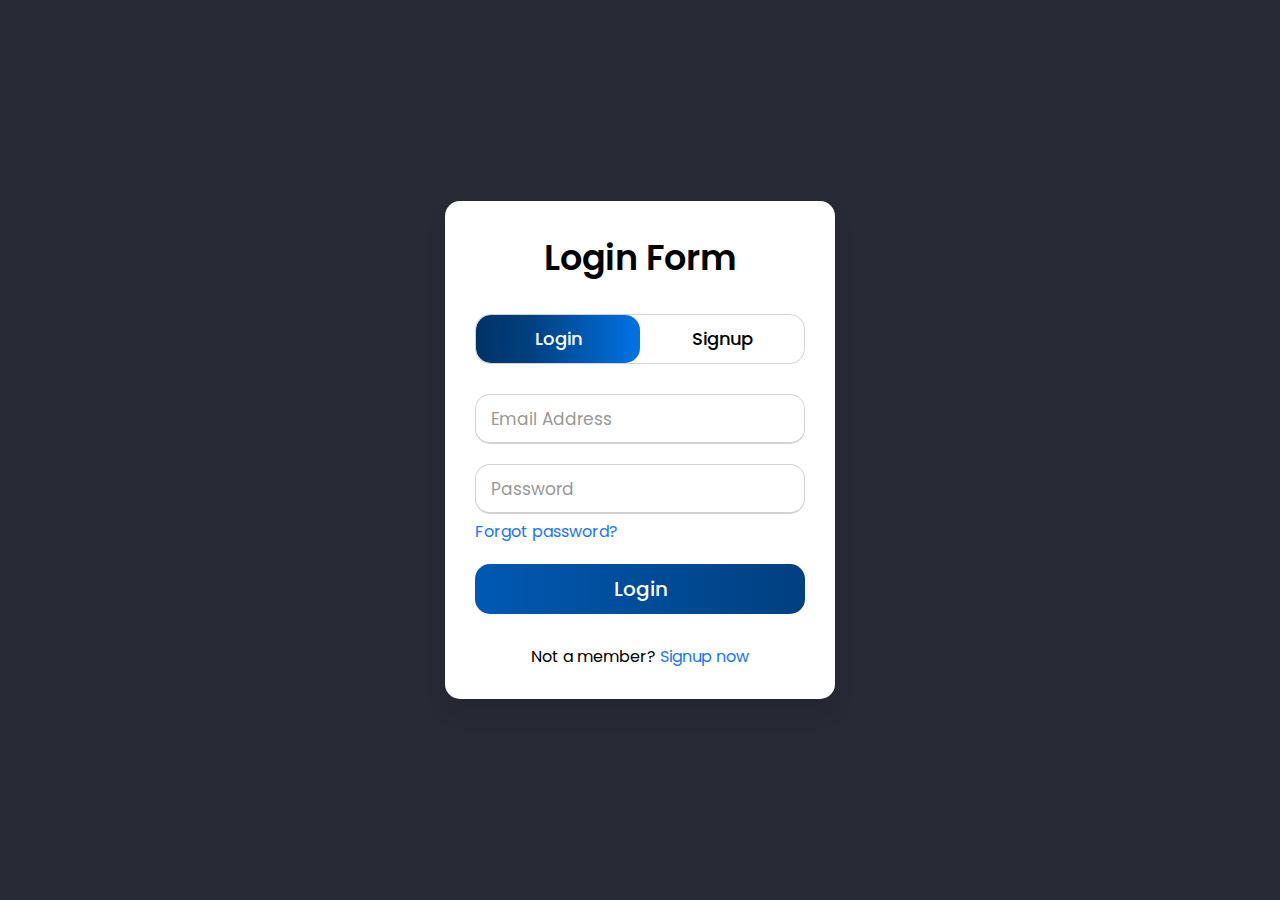
<file: signup-login/index.html>
<!DOCTYPE html>
<html lang="en">
<head>
  <meta charset="UTF-8">
  <title>Login/Sigup</title>
  <link rel="stylesheet" href="style.css">
</head>
<body>
  <div class="wrapper">
    <div class="title-text">
      <div class="title login">Login Form</div>
      <div class="title signup">Signup Form</div>
    </div>
    <div class="form-container">
      <div class="slide-controls">
        <input type="radio" name="slide" id="login" checked>
        <input type="radio" name="slide" id="signup">
        <label for="login" class="slide login">Login</label>
        <label for="signup" class="slide signup">Signup</label>
        <div class="slider-tab"></div>
      </div>
      <div class="form-inner">
        <form action="#" class="login">
          <div class="field">
            <input type="text" placeholder="Email Address" required>
          </div>
          <div class="field">
            <input type="password" placeholder="Password" required>
          </div>
          <div class="pass-link"><a href="#">Forgot password?</a></div>
          <div class="field btn">
            <div class="btn-layer"></div>
            <input type="submit" value="Login">
          </div>
          <div class="signup-link">Not a member? <a href="#">Signup now</a></div>
        </form>
        <form action="#" class="signup">
          <div class="field">
            <input type="text" placeholder="Email Address" required>
          </div>
          <div class="field">
            <input type="password" placeholder="Password" required>
          </div>
          <div class="field">
            <input type="password" placeholder="Confirm password" required>
          </div>
          <div class="field btn">
            <div class="btn-layer"></div>
            <input type="submit" value="Signup">
          </div>
        </form>
      </div>
    </div>
  </div>
  <script src="script.js"></script>

</body>
</html>
</file>
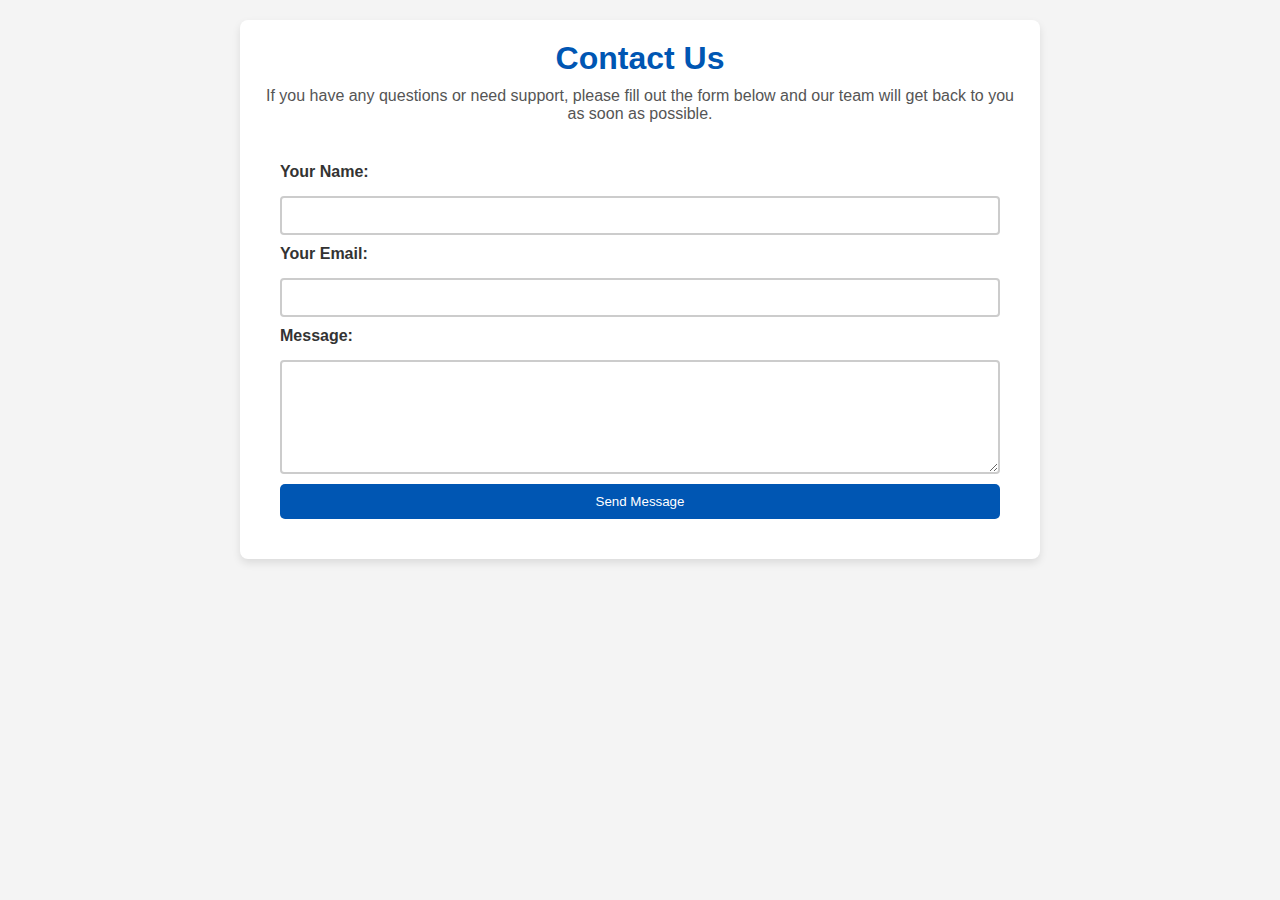
<file: contact.html>
<!DOCTYPE html>
<html lang="en">
<head>
    <meta charset="UTF-8">
    <meta name="viewport" content="width=device-width, initial-scale=1.0">
    <title>Contact Us - Renex</title>
    <link rel="stylesheet" href="style.css">
</head>
<body>
    <div class="container">
        <header>
            <h1>Contact Us</h1>
            <p>If you have any questions or need support, please fill out the form below and our team will get back to you as soon as possible.</p>
        </header>
        <section class="contact-form">
            <form action="#" method="POST">
                <label for="name">Your Name:</label>
                <input type="text" id="name" name="name" required>

                <label for="email">Your Email:</label>
                <input type="email" id="email" name="email" required>

                <label for="message">Message:</label>
                <textarea id="message" name="message" rows="6" required></textarea>

                <button type="submit">Send Message</button>
            </form>
        </section>
    </div>
</body>
</html>
<style>
  * {
    margin: 0;
    padding: 0;
    box-sizing: border-box;
    font-family: 'Arial', sans-serif;
}

body, html {
    background-color: #f4f4f4;
    color: #333;
    font-size: 16px;
}

.container {
    width: 90%;
    max-width: 800px;
    margin: 20px auto;
    padding: 20px;
    background-color: #ffffff;
    border-radius: 8px;
    box-shadow: 0 4px 8px rgba(0, 0, 0, 0.1);
}

header h1 {
    color: #0056b3;
    text-align: center;
    margin-bottom: 10px;
}

header p {
    text-align: center;
    margin-bottom: 20px;
    color: #555;
}

.contact-form form {
    display: flex;
    flex-direction: column;
    gap: 10px;
    padding: 20px;
}

.contact-form label {
    margin-bottom: 5px;
    font-weight: bold;
}

.contact-form input[type="text"],
.contact-form input[type="email"],
.contact-form textarea {
    width: 100%;
    padding: 10px;
    border: 2px solid #ccc;
    border-radius: 4px;
}

.contact-form textarea {
    resize: vertical;
}

.contact-form button {
    padding: 10px 20px;
    background-color: #0056b3;
    color: white;
    border: none;
    border-radius: 5px;
    cursor: pointer;
    transition: background-color 0.3s ease-in-out;
}

.contact-form button:hover {
    background-color: #03396c;
}

@media (max-width: 768px) {
    .container {
        width: 95%;
        margin: 10px auto;
    }
}

</style>
</file>
<file: signup-login/style.css>
@import url("https://fonts.googleapis.com/css?family=Poppins:400,500,600,700&display=swap");

*{
  margin: 0;
  padding: 0;
  box-sizing: border-box;
  font-family: "Poppins", sans-serif;
}
html,
body{
  display: grid;
  height: 100%;
  width: 100%;
  place-items: center;
  background: #282a36;
}
::selection{
  background: #1a75ff;
  color: #fff;
}
.wrapper{
  overflow: hidden;
  max-width: 390px;
  background: #fff;
  padding: 30px;
  border-radius: 15px;
  box-shadow: 0px 15px 20px rgba(0, 0, 0, 0.1);
}
.wrapper .title-text{
  display: flex;
  width: 200%;
}
.wrapper .title{
  width: 50%;
  font-size: 35px;
  font-weight: 600;
  text-align: center;
  transition: all 0.6s cubic-bezier(0.68, -0.55, 0.265, 1.55);
}
.wrapper .slide-controls{
  position: relative;
  display: flex;
  height: 50px;
  width: 100%;
  overflow: hidden;
  margin: 30px 0 10px 0;
  justify-content: space-between;
  border: 1px solid lightgrey;
  border-radius: 15px;
}
.slide-controls .slide{
  height: 100%;
  width: 100%;
  color: #fff;
  font-size: 18px;
  font-weight: 500;
  text-align: center;
  line-height: 48px;
  cursor: pointer;
  z-index: 1;
  transition: all 0.6s ease;
}
.slide-controls label.signup{
  color: #000;
}
.slide-controls .slider-tab{
  position: absolute;
  height: 100%;
  width: 50%;
  left: 0;
  z-index: 0;
  border-radius: 15px;
  background: -webkit-linear-gradient(left, #003366, #004080, #0059b3, #0073e6);
  transition: all 0.6s cubic-bezier(0.68, -0.55, 0.265, 1.55);
}
input[type="radio"]{
  display: none;
}
#signup:checked ~ .slider-tab{
  left: 50%;
}
#signup:checked ~ label.signup{
  color: #fff;
  cursor: default;
  user-select: none;
}
#signup:checked ~ label.login{
  color: #000;
}
#login:checked ~ label.signup{
  color: #000;
}
#login:checked ~ label.login{
  cursor: default;
  user-select: none;
}
.wrapper .form-container{
  width: 100%;
  overflow: hidden;
}
.form-container .form-inner{
  display: flex;
  width: 200%;
}
.form-container .form-inner form{
  width: 50%;
  transition: all 0.6s cubic-bezier(0.68, -0.55, 0.265, 1.55);
}
.form-inner form .field{
  height: 50px;
  width: 100%;
  margin-top: 20px;
}
.form-inner form .field input{
  height: 100%;
  width: 100%;
  outline: none;
  padding-left: 15px;
  border-radius: 15px;
  border: 1px solid lightgrey;
  border-bottom-width: 2px;
  font-size: 17px;
  transition: all 0.3s ease;
}
.form-inner form .field input:focus{
  border-color: #1a75ff;
}
.form-inner form .field input::placeholder{
  color: #999;
  transition: all 0.3s ease;
}
form .field input:focus::placeholder{
  color: #1a75ff;
}
.form-inner form .pass-link{
  margin-top: 5px;
}
.form-inner form .signup-link{
  text-align: center;
  margin-top: 30px;
}
.form-inner form .pass-link a,
.form-inner form .signup-link a{
  color: #1a75ff;
  text-decoration: none;
}
.form-inner form .pass-link a:hover,
.form-inner form .signup-link a:hover{
  text-decoration: underline;
}
form .btn{
  height: 50px;
  width: 100%;
  border-radius: 15px;
  position: relative;
  overflow: hidden;
}
form .btn .btn-layer{
  height: 100%;
  width: 300%;
  position: absolute;
  left: -100%;
  background: -webkit-linear-gradient(
    right,
    #003366,
    #004080,
    #0059b3,
    #0073e6
  );
  border-radius: 15px;
  transition: all 0.4s ease;
}
form .btn:hover .btn-layer{
  left: 0;
}
form .btn input[type="submit"]{
  height: 100%;
  width: 100%;
  z-index: 1;
  position: relative;
  background: none;
  border: none;
  color: #fff;
  padding-left: 0;
  border-radius: 15px;
  font-size: 20px;
  font-weight: 500;
  cursor: pointer;
}
</file>
<file: style.css>
/* Import Google font - Poppins */
@import url('https://fonts.googleapis.com/css2?family=Poppins:wght@400;500;600&display=swap');
* {
  margin: 0;
  padding: 0;
  box-sizing: border-box;
  font-family: "Poppins", sans-serif;
}
.search {
  height: 40vh;
  display: flex;
  position: relative;
  align-items: center;
  justify-content: center;
}
.search::before, .search img, .lightbox {
  left: 0;
  top: 0;
  width: 100%;
  height: 100%;
  position: absolute;
}
.search::before {
  content: "";
  z-index: 1;
  background: rgba(0,0,0,0.25);
}
.search img {
  object-fit: cover;
}
.search .content {
  z-index: 2;
  color: #fff;
  padding: 0 13px;
  text-align: center;
  position: relative;
}
.search h1 {
  font-size: 2.65rem;
  font-weight: 600;
}
.search p {
  margin-top: 8px;
  font-size: 1.5rem;
}
.search .search-box {
  height: 55px;
  margin: 45px 0;
  position: relative;
}
.search-box i {
  position: absolute;
  left: 20px;
  top: 50%;
  cursor: default;
  color: #8D8D8D;
  font-size: 1.4rem;
  transform: translateY(-50%);
}
.search-box input {
  width: 100%;
  height: 100%;
  outline: none;
  border: none;
  font-size: 1.1rem;
  padding-left: 55px;
  background: #fff;
  border-radius: 5px;
}
.search-box input::placeholder {
  color: #929292;
}
.search-box input:focus::placeholder {
  color: #bfbfbf;
}
.gallery {
  display: flex;
  flex-direction: column;
  align-items: center;
}
.gallery .images {
  gap: 15px;
  max-width: 95%;
  margin-top: 40px;
  columns: 5 340px;
  list-style: none;
}
.gallery .images .card {
  display: flex;
  cursor: pointer;
  overflow: hidden;
  position: relative;
  margin-bottom: 14px;
  border-radius: 4px;
}
.gallery .images img {
  width: 100%;
  z-index: 2;
  position: relative;
}
.images .details {
  position: absolute;
  z-index: 4;
  width: 100%;
  bottom: -100px;
  display: flex;
  align-items: center;
  padding: 15px 20px;
  justify-content: space-between;
  transition: bottom 0.1s ease;
  background: linear-gradient(to top, rgba(0, 0, 0, 0.7), transparent);
}
.images li:hover .details {
  bottom: 0;
}
.photographer {
  color: #fff;
  display: flex;
  align-items: center;
}
.photographer i {
  font-size: 1.4rem;
  margin-right: 10px;
}
.photographer span {
  font-size: 1.05rem;
}
button, i {
  outline: none;
  border: none;
  cursor: pointer;
  border-radius: 5px;
  transition: 0.2s ease;
}
.details button {
  background: #fff;
  font-size: 1.1rem;
  padding: 3px 8px;
}
.details .download-btn:hover {
  background: #f2f2f2;
}
.gallery .load-more {
  color: #fff;
  background: #8A6CFF;
  margin: 50px 0;
  font-size: 1.2rem;
  padding: 12px 27px;
}
.gallery .load-more.disabled {
  opacity: 0.6;
  pointer-events: none;
}
.gallery .load-more:hover {
  background: #704dff;
}

.lightbox {
  z-index: 5;
  position: fixed;
  visibility: hidden;
  background: rgba(0,0,0,0.65);
}
.lightbox.show {
  visibility: visible;
}
.lightbox .wrapper {
  position: fixed;
  left: 50%;
  top: 50%;
  width: 100%;
  padding: 20px;
  max-width: 850px;
  background: #fff;
  border-radius: 6px;
  opacity: 0;
  pointer-events: none;
  transform: translate(-50%, -50%) scale(0.9);
  transition: transform 0.1s ease;
}
.lightbox.show .wrapper {
  opacity: 1;
  pointer-events: auto;
  transform: translate(-50%, -50%) scale(1);
}
.wrapper header {
  display: flex;
  align-items: center;
  justify-content: space-between;
}
header .photographer {
  color: #333;
}
header .photographer i {
  font-size: 1.7rem;
  cursor: auto;
}
header .photographer span {
  font-size: 1.2rem;
}
header .buttons i {
  height: 40px;
  width: 40px;
  display: inline-block;
  color: #fff;
  font-size: 1.2rem;
  line-height: 40px;
  text-align: center;
  background: #8A6CFF;
  border-radius: 4px;
  transition: 0.2s ease;
}
header .buttons i:first-child:hover {
  background: #704dff;
}
header .buttons i:last-child {
  margin-left: 10px;
  font-size: 1.25rem;
  background: #6C757D;
}
header .buttons i:last-child:hover {
  background: #5f666d;
}
.wrapper .preview-img {
  display: flex;
  justify-content: center;
  margin-top: 25px;
}
.preview-img .img {
  max-height: 65vh;
}
.preview-img img {
  width: 100%;
  height: 100%;
  object-fit: contain;
}

@media screen and (max-width: 688px) {
  .lightbox .wrapper {
    padding: 12px;
    max-width: calc(100% - 26px);
  }
  .wrapper .preview-img {
    margin-top: 15px;
  }
  header .buttons i:last-child {
    margin-left: 7px;
  }
  header .photographer span, .search p {
    font-size: 1.1rem;
  }
  .search h1 {
    font-size: 1.8rem;
  }
  .search .search-box {
    height: 50px;
    margin: 30px 0;
  }
  .gallery .images {
    max-width: 100%;
    padding: 0 13px;
    margin-top: 20px;
  }
  .images .details {
    bottom: 0px;
  }
  .gallery .load-more {
    padding: 10px 25px;
    font-size: 1.05rem;
  }
}
</file>
